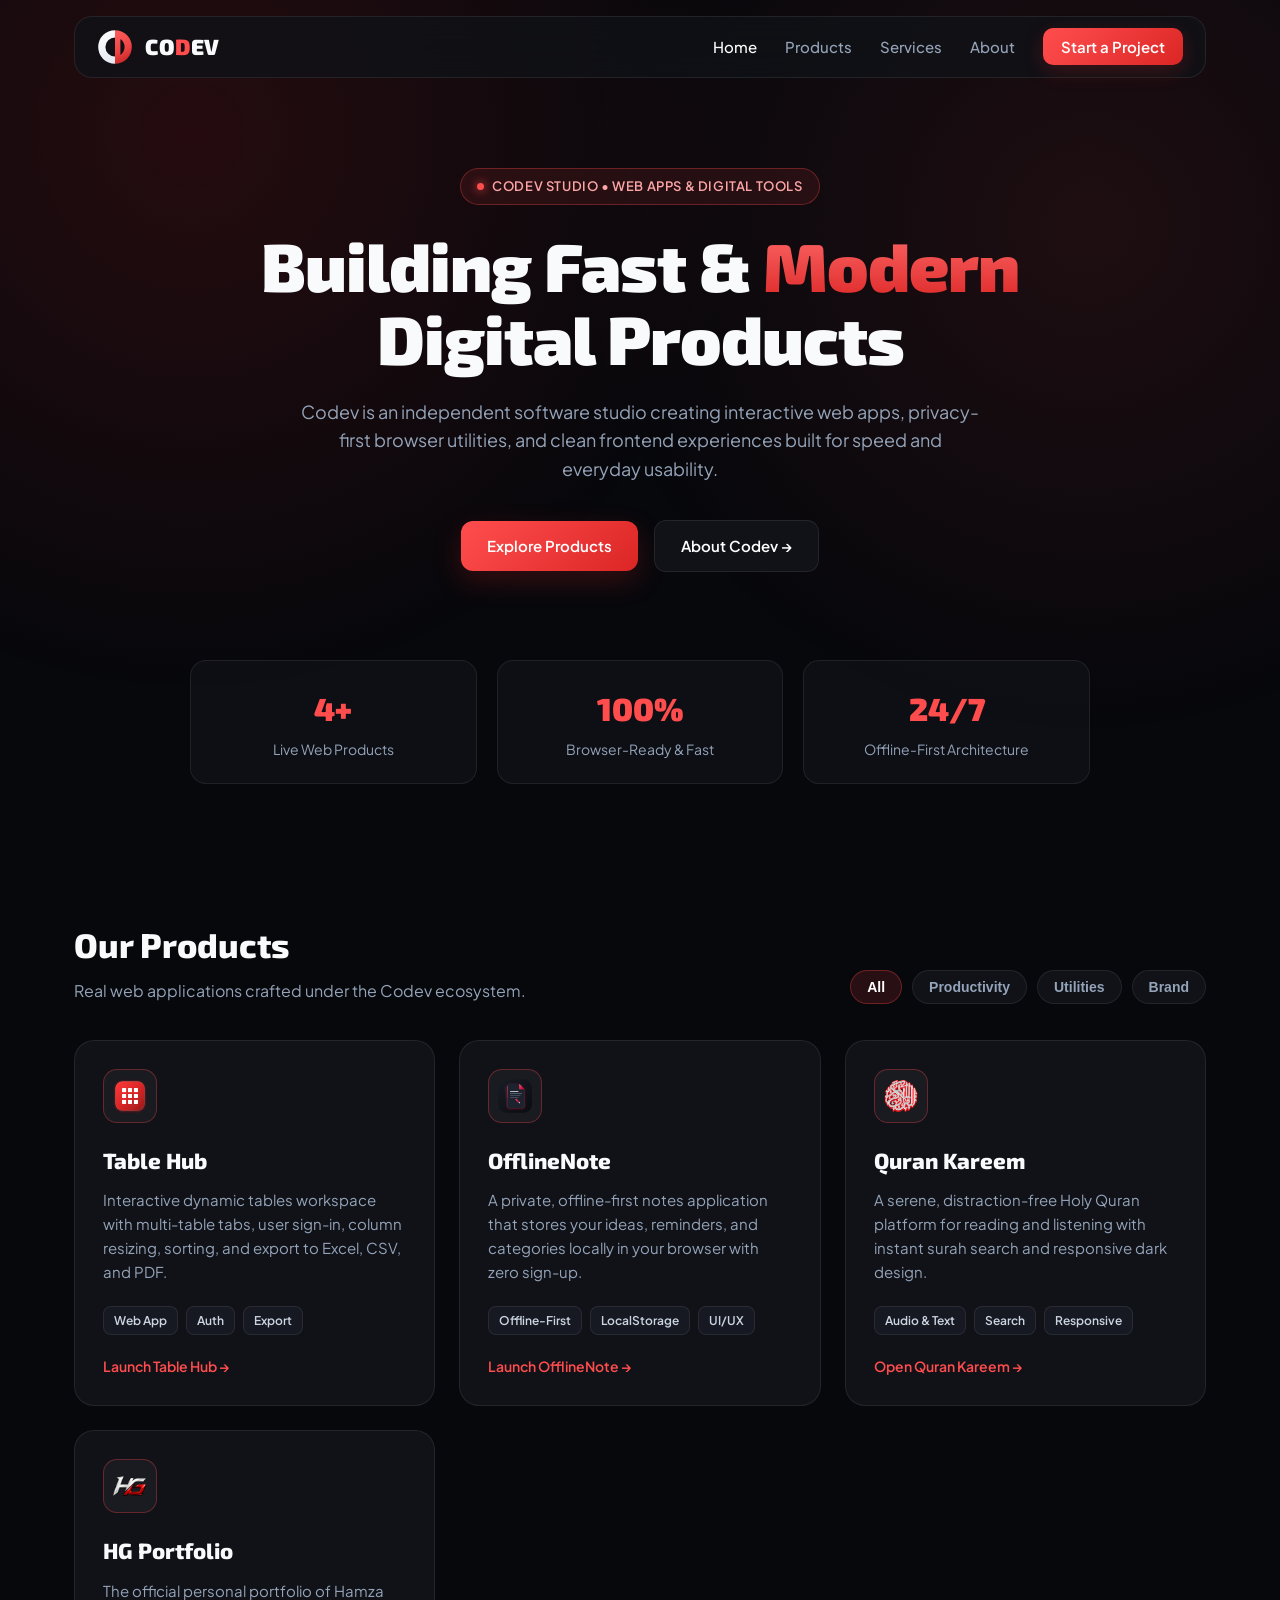
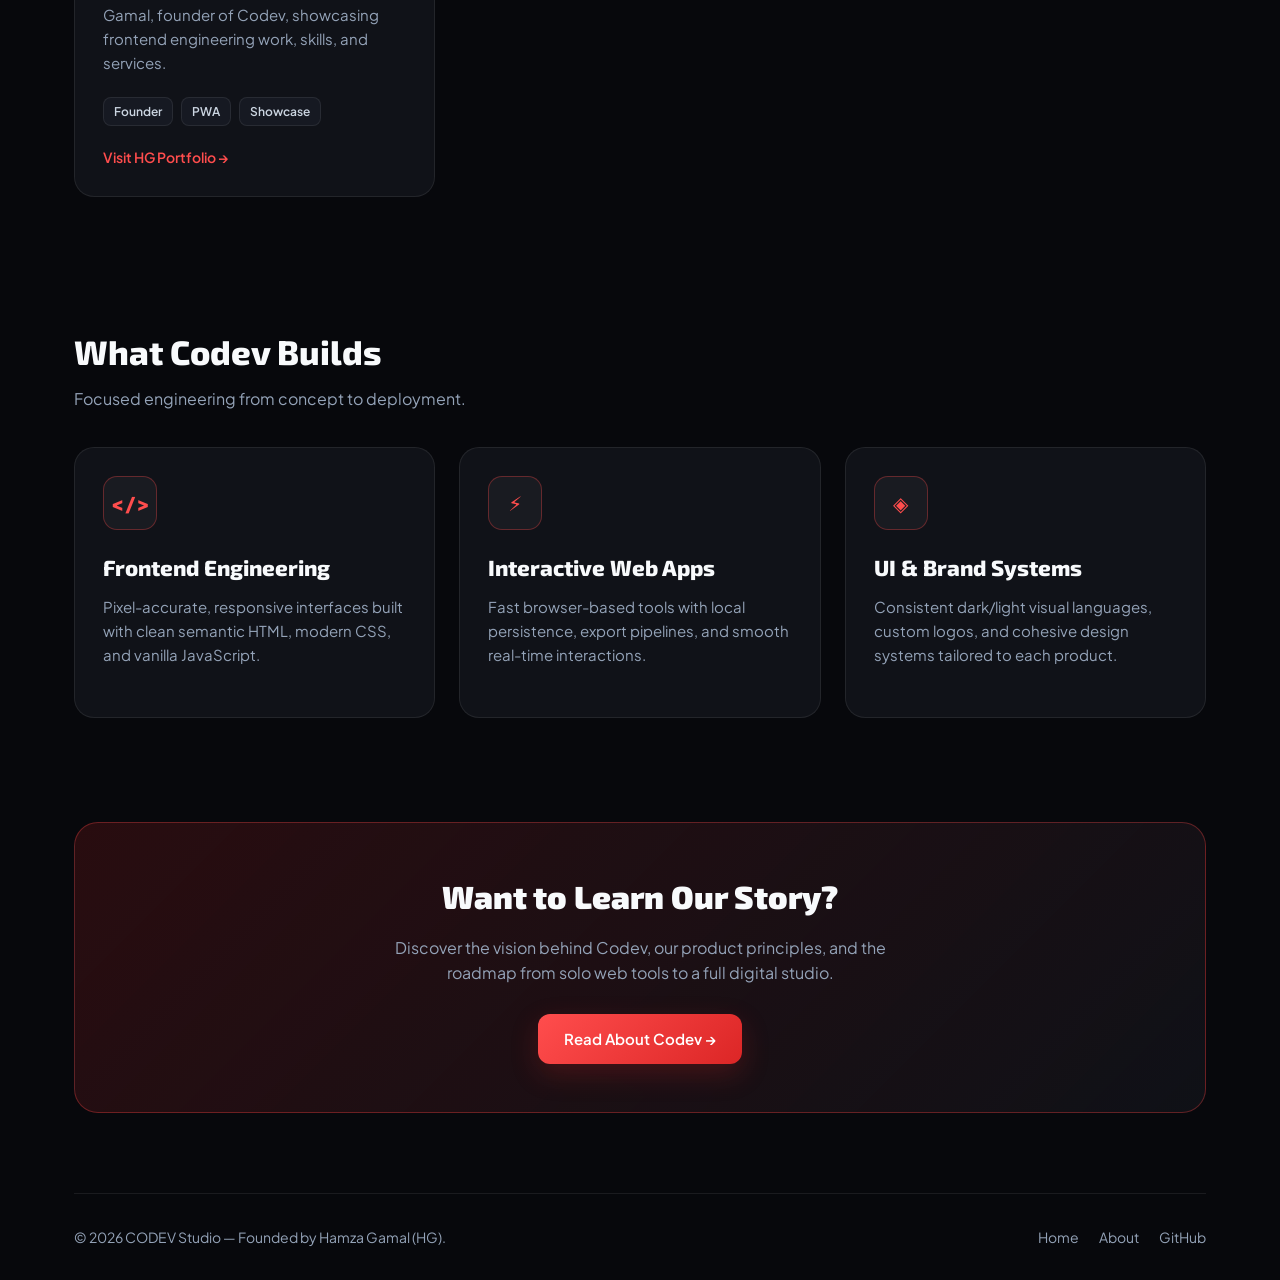
<file: index.html>
<!DOCTYPE html>
<html lang="en">
<head>
  <meta charset="UTF-8" />
  <meta name="viewport" content="width=device-width, initial-scale=1.0" />
  <title>CODEV — Digital Products & Web Studio</title>
  <link rel="icon" type="image/svg+xml" href="./logo.svg" />
  <link rel="stylesheet" href="./style.css" />
</head>
<body>
  <div class="bg-glow"></div>

  <div class="container">
    <nav class="navbar">
      <a href="./" class="brand">
        <img src="./logo.svg" alt="Codev Logo" />
        <span class="brand-name">CO<span>D</span>EV</span>
      </a>

      <button class="menu-toggle" id="menuToggle" aria-label="Toggle Menu">☰</button>

      <ul class="nav-links" id="navLinks">
        <li><a href="./" class="active">Home</a></li>
        <li><a href="#products">Products</a></li>
        <li><a href="#services">Services</a></li>
        <li><a href="./about/">About</a></li>
        <li><a href="#contact" class="nav-cta">Start a Project</a></li>
      </ul>
    </nav>

    <header class="hero">
      <div class="pill-badge">
        <span class="pill-dot"></span>
        CODEV STUDIO • WEB APPS &amp; DIGITAL TOOLS
      </div>
      <h1>
        Building Fast &amp; <span class="highlight">Modern</span><br />
        Digital Products
      </h1>
      <p>
        Codev is an independent software studio creating interactive web apps,
        privacy-first browser utilities, and clean frontend experiences built
        for speed and everyday usability.
      </p>
      <div class="hero-actions">
        <a href="#products" class="btn btn-primary">Explore Products</a>
        <a href="./about/" class="btn btn-secondary">About Codev →</a>
      </div>
    </header>

    <div class="stats-grid">
      <div class="stat-card">
        <div class="stat-num">4+</div>
        <div class="stat-label">Live Web Products</div>
      </div>
      <div class="stat-card">
        <div class="stat-num">100%</div>
        <div class="stat-label">Browser-Ready &amp; Fast</div>
      </div>
      <div class="stat-card">
        <div class="stat-num">24/7</div>
        <div class="stat-label">Offline-First Architecture</div>
      </div>
    </div>

    <section class="section" id="products">
      <div class="section-header">
        <div>
          <h2 class="section-title">Our Products</h2>
          <p class="section-sub">Real web applications crafted under the Codev ecosystem.</p>
        </div>
        <div class="filter-tabs">
          <button class="filter-btn active" data-filter="all">All</button>
          <button class="filter-btn" data-filter="productivity">Productivity</button>
          <button class="filter-btn" data-filter="utility">Utilities</button>
          <button class="filter-btn" data-filter="brand">Brand</button>
        </div>
      </div>

      <div class="cards-grid" id="productsGrid">
        <article class="card" data-category="productivity">
          <div>
            <div class="card-icon"><img src="./logos/table.png" alt="Table Hub Logo" /></div>
            <h3>Table Hub</h3>
            <p>
              Interactive dynamic tables workspace with multi-table tabs, user
              sign-in, column resizing, sorting, and export to Excel, CSV, and PDF.
            </p>
            <div class="card-tags">
              <span class="tag">Web App</span>
              <span class="tag">Auth</span>
              <span class="tag">Export</span>
            </div>
          </div>
          <a class="card-link" href="https://hamza-gamal.github.io/table" target="_blank">Launch Table Hub →</a>
        </article>

        <article class="card" data-category="productivity">
          <div>
            <div class="card-icon"><img src="./logos/note.svg" alt="OfflineNote Logo" /></div>
            <h3>OfflineNote</h3>
            <p>
              A private, offline-first notes application that stores your ideas,
              reminders, and categories locally in your browser with zero sign-up.
            </p>
            <div class="card-tags">
              <span class="tag">Offline-First</span>
              <span class="tag">LocalStorage</span>
              <span class="tag">UI/UX</span>
            </div>
          </div>
          <a class="card-link" href="https://hamza-gamal.github.io/note" target="_blank">Launch OfflineNote →</a>
        </article>

        <article class="card" data-category="utility">
          <div>
            <div class="card-icon"><img src="./logos/quran.png" alt="Quran Kareem Logo" /></div>
            <h3>Quran Kareem</h3>
            <p>
              A serene, distraction-free Holy Quran platform for reading and
              listening with instant surah search and responsive dark design.
            </p>
            <div class="card-tags">
              <span class="tag">Audio &amp; Text</span>
              <span class="tag">Search</span>
              <span class="tag">Responsive</span>
            </div>
          </div>
          <a class="card-link" href="https://hamza-gamal.github.io/quran" target="_blank">Open Quran Kareem →</a>
        </article>

        <article class="card" data-category="brand">
          <div>
            <div class="card-icon"><img src="./logos/hg.png" alt="HG Logo" /></div>
            <h3>HG Portfolio</h3>
            <p>
              The official personal portfolio of Hamza Gamal, founder of Codev,
              showcasing frontend engineering work, skills, and services.
            </p>
            <div class="card-tags">
              <span class="tag">Founder</span>
              <span class="tag">PWA</span>
              <span class="tag">Showcase</span>
            </div>
          </div>
          <a class="card-link" href="https://hamza-gamal.github.io/" target="_blank">Visit HG Portfolio →</a>
        </article>
      </div>
    </section>

    <section class="section" id="services">
      <div class="section-header">
        <div>
          <h2 class="section-title">What Codev Builds</h2>
          <p class="section-sub">Focused engineering from concept to deployment.</p>
        </div>
      </div>

      <div class="cards-grid">
        <div class="card">
          <div>
            <div class="card-icon">&lt;/&gt;</div>
            <h3>Frontend Engineering</h3>
            <p>Pixel-accurate, responsive interfaces built with clean semantic HTML, modern CSS, and vanilla JavaScript.</p>
          </div>
        </div>
        <div class="card">
          <div>
            <div class="card-icon">⚡</div>
            <h3>Interactive Web Apps</h3>
            <p>Fast browser-based tools with local persistence, export pipelines, and smooth real-time interactions.</p>
          </div>
        </div>
        <div class="card">
          <div>
            <div class="card-icon">◈</div>
            <h3>UI &amp; Brand Systems</h3>
            <p>Consistent dark/light visual languages, custom logos, and cohesive design systems tailored to each product.</p>
          </div>
        </div>
      </div>
    </section>

    <section class="cta-banner" id="contact">
      <h2>Want to Learn Our Story?</h2>
      <p>
        Discover the vision behind Codev, our product principles, and the roadmap
        from solo web tools to a full digital studio.
      </p>
      <a href="./about/" class="btn btn-primary">Read About Codev →</a>
    </section>

    <footer>
      <div class="footer-inner">
        <span>© 2026 CODEV Studio — Founded by Hamza Gamal (HG).</span>
        <div class="footer-links">
          <a href="./">Home</a>
          <a href="./about/">About</a>
          <a href="https://github.com/hamza-gamal" target="_blank">GitHub</a>
        </div>
      </div>
    </footer>
  </div>

  <script src="./script.js"></script>
</body>
</html>
</file>
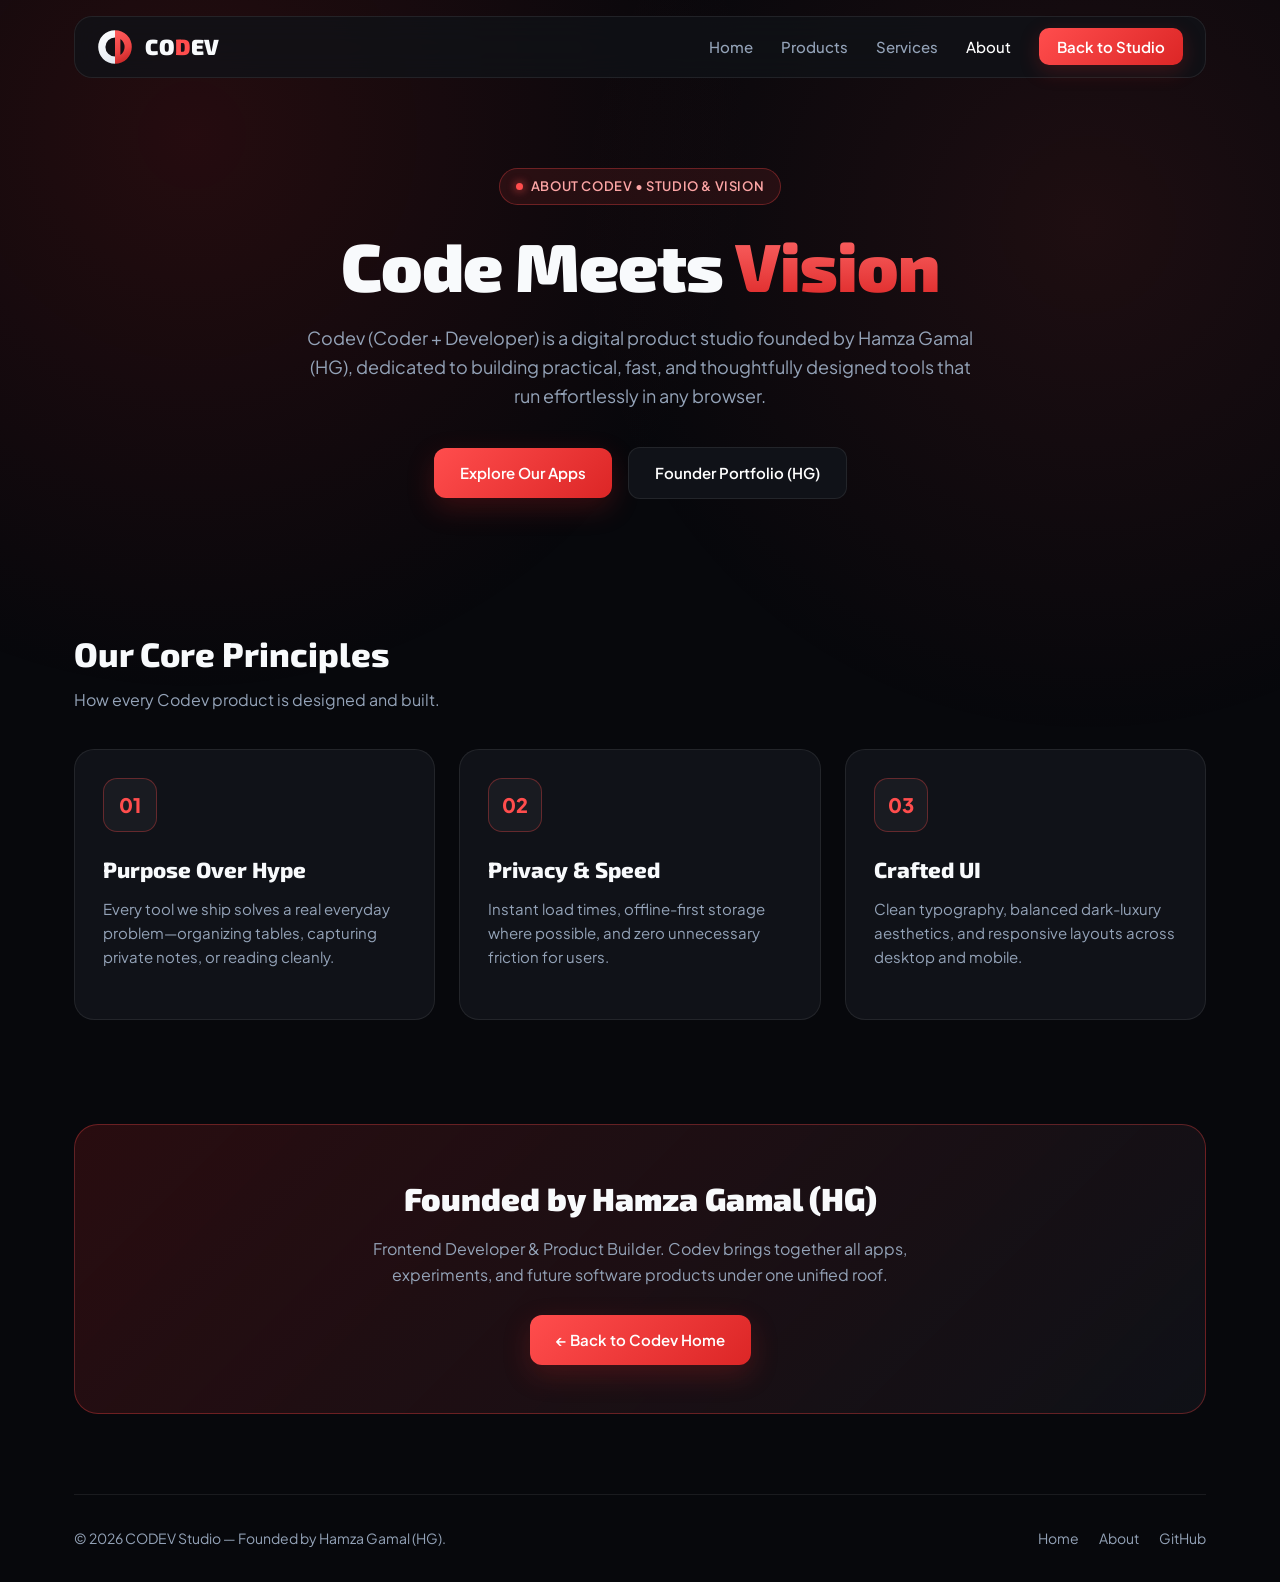
<file: about/index.html>
<!DOCTYPE html>
<html lang="en">
<head>
  <meta charset="UTF-8" />
  <meta name="viewport" content="width=device-width, initial-scale=1.0" />
  <title>About CODEV — Vision, Principles &amp; Founder</title>
  <link rel="icon" type="image/svg+xml" href="../logo.svg" />
  <link rel="stylesheet" href="../style.css" />
</head>
<body>
  <div class="bg-glow"></div>

  <div class="container">
    <nav class="navbar">
      <a href="../" class="brand">
        <img src="../logo.svg" alt="Codev Logo" />
        <span class="brand-name">CO<span>D</span>EV</span>
      </a>

      <button class="menu-toggle" id="menuToggle" aria-label="Toggle Menu">☰</button>

      <ul class="nav-links" id="navLinks">
        <li><a href="../">Home</a></li>
        <li><a href="../#products">Products</a></li>
        <li><a href="../#services">Services</a></li>
        <li><a href="./" class="active">About</a></li>
        <li><a href="../#contact" class="nav-cta">Back to Studio</a></li>
      </ul>
    </nav>

    <header class="hero">
      <div class="pill-badge">
        <span class="pill-dot"></span>
        ABOUT CODEV • STUDIO &amp; VISION
      </div>
      <h1>
        Code Meets <span class="highlight">Vision</span>
      </h1>
      <p>
        Codev (Coder + Developer) is a digital product studio founded by Hamza Gamal (HG),
        dedicated to building practical, fast, and thoughtfully designed tools that run
        effortlessly in any browser.
      </p>
      <div class="hero-actions">
        <a href="../#products" class="btn btn-primary">Explore Our Apps</a>
        <a href="https://hamza-gamal.github.io/" target="_blank" class="btn btn-secondary">Founder Portfolio (HG)</a>
      </div>
    </header>

    <section class="section">
      <div class="section-header">
        <div>
          <h2 class="section-title">Our Core Principles</h2>
          <p class="section-sub">How every Codev product is designed and built.</p>
        </div>
      </div>

      <div class="cards-grid">
        <div class="card">
          <div>
            <div class="card-icon">01</div>
            <h3>Purpose Over Hype</h3>
            <p>Every tool we ship solves a real everyday problem—organizing tables, capturing private notes, or reading cleanly.</p>
          </div>
        </div>
        <div class="card">
          <div>
            <div class="card-icon">02</div>
            <h3>Privacy &amp; Speed</h3>
            <p>Instant load times, offline-first storage where possible, and zero unnecessary friction for users.</p>
          </div>
        </div>
        <div class="card">
          <div>
            <div class="card-icon">03</div>
            <h3>Crafted UI</h3>
            <p>Clean typography, balanced dark-luxury aesthetics, and responsive layouts across desktop and mobile.</p>
          </div>
        </div>
      </div>
    </section>

    <section class="cta-banner">
      <h2>Founded by Hamza Gamal (HG)</h2>
      <p>
        Frontend Developer &amp; Product Builder. Codev brings together all apps,
        experiments, and future software products under one unified roof.
      </p>
      <a href="../" class="btn btn-primary">← Back to Codev Home</a>
    </section>

    <footer>
      <div class="footer-inner">
        <span>© 2026 CODEV Studio — Founded by Hamza Gamal (HG).</span>
        <div class="footer-links">
          <a href="../">Home</a>
          <a href="./">About</a>
          <a href="https://github.com/hamza-gamal" target="_blank">GitHub</a>
        </div>
      </div>
    </footer>
  </div>

  <script src="../script.js"></script>
</body>
</html>
</file>
<file: style.css>
@import url('https://fonts.googleapis.com/css2?family=Exo+2:wght@600;700;800;900&family=Plus+Jakarta+Sans:wght@400;500;600;700&display=swap');

:root {
  --bg: #07080c;
  --surface: #101218;
  --surface-2: #161922;
  --border: rgba(255, 255, 255, 0.08);
  --border-accent: rgba(239, 68, 68, 0.35);
  --text: #f8fafc;
  --muted: #94a3b8;
  --accent: #ef4444;
  --accent-light: #ff4d4d;
  --accent-dark: #dc2626;
  --glow: rgba(220, 38, 38, 0.22);
}

* {
  box-sizing: border-box;
  margin: 0;
  padding: 0;
}

html {
  scroll-behavior: smooth;
}

body {
  font-family: 'Plus Jakarta Sans', system-ui, -apple-system, sans-serif;
  background: var(--bg);
  color: var(--text);
  line-height: 1.6;
  overflow-x: hidden;
  min-height: 100vh;
}

.bg-glow {
  position: fixed;
  inset: 0;
  pointer-events: none;
  z-index: 0;
  background:
    radial-gradient(circle at 15% 15%, rgba(220, 38, 38, 0.14) 0%, transparent 42%),
    radial-gradient(circle at 85% 25%, rgba(239, 68, 68, 0.1) 0%, transparent 40%);
}

.container {
  max-width: 1180px;
  margin: 0 auto;
  padding: 0 24px;
  position: relative;
  z-index: 1;
}

/* Navbar */
.navbar {
  position: sticky;
  top: 16px;
  z-index: 50;
  margin: 16px auto 0;
  max-width: 1132px;
  padding: 12px 22px;
  background: rgba(16, 18, 24, 0.78);
  backdrop-filter: blur(16px);
  border: 1px solid var(--border);
  border-radius: 18px;
  display: flex;
  align-items: center;
  justify-content: space-between;
}

.brand {
  display: flex;
  align-items: center;
  gap: 12px;
  text-decoration: none;
  color: var(--text);
}

.brand img {
  width: 36px;
  height: 36px;
}

.brand-name {
  font-family: 'Exo 2', sans-serif;
  font-weight: 900;
  font-size: 22px;
  letter-spacing: 0.5px;
}

.brand-name span {
  color: var(--accent-light);
}

.nav-links {
  display: flex;
  align-items: center;
  gap: 28px;
  list-style: none;
}

.nav-links a {
  text-decoration: none;
  color: var(--muted);
  font-weight: 500;
  font-size: 15px;
  transition: color 0.2s;
}

.nav-links a:hover,
.nav-links a.active {
  color: #fff;
}

.nav-cta {
  padding: 9px 18px;
  border-radius: 10px;
  background: linear-gradient(135deg, var(--accent-light), var(--accent-dark));
  color: #fff !important;
  font-weight: 600 !important;
  box-shadow: 0 6px 20px var(--glow);
  transition: transform 0.2s, box-shadow 0.2s !important;
}

.nav-cta:hover {
  transform: translateY(-1px);
  box-shadow: 0 10px 24px rgba(220, 38, 38, 0.35);
}

.menu-toggle {
  display: none;
  background: none;
  border: 1px solid var(--border);
  color: #fff;
  padding: 8px 12px;
  border-radius: 10px;
  cursor: pointer;
  font-size: 18px;
}

/* Hero */
.hero {
  padding: 90px 0 64px;
  text-align: center;
}

.pill-badge {
  display: inline-flex;
  align-items: center;
  gap: 8px;
  padding: 7px 16px;
  border-radius: 999px;
  background: rgba(239, 68, 68, 0.1);
  border: 1px solid var(--border-accent);
  color: #fca5a5;
  font-size: 13px;
  font-weight: 600;
  letter-spacing: 0.6px;
  margin-bottom: 24px;
}

.pill-dot {
  width: 7px;
  height: 7px;
  border-radius: 50%;
  background: var(--accent-light);
  box-shadow: 0 0 10px var(--accent-light);
}

.hero h1 {
  font-family: 'Exo 2', sans-serif;
  font-size: clamp(38px, 6vw, 68px);
  font-weight: 900;
  line-height: 1.08;
  letter-spacing: -1px;
  margin-bottom: 22px;
}

.hero h1 .highlight {
  background: linear-gradient(180deg, #ff6b6b 0%, #dc2626 100%);
  -webkit-background-clip: text;
  -webkit-text-fill-color: transparent;
}

.hero p {
  max-width: 680px;
  margin: 0 auto 36px;
  color: var(--muted);
  font-size: 18px;
}

.hero-actions {
  display: flex;
  align-items: center;
  justify-content: center;
  gap: 16px;
  flex-wrap: wrap;
}

.btn {
  display: inline-flex;
  align-items: center;
  gap: 8px;
  padding: 13px 26px;
  border-radius: 12px;
  font-weight: 600;
  font-size: 15px;
  text-decoration: none;
  transition: transform 0.2s, border-color 0.2s, box-shadow 0.2s;
  cursor: pointer;
}

.btn-primary {
  background: linear-gradient(135deg, var(--accent-light), var(--accent-dark));
  color: #fff;
  box-shadow: 0 10px 28px var(--glow);
}

.btn-primary:hover {
  transform: translateY(-2px);
  box-shadow: 0 14px 34px rgba(220, 38, 38, 0.4);
}

.btn-secondary {
  background: var(--surface);
  color: #fff;
  border: 1px solid var(--border);
}

.btn-secondary:hover {
  border-color: var(--border-accent);
  transform: translateY(-2px);
}

/* Stats Strip */
.stats-grid {
  display: grid;
  grid-template-columns: repeat(3, 1fr);
  gap: 20px;
  margin: 24px auto 70px;
  max-width: 900px;
}

.stat-card {
  background: rgba(16, 18, 24, 0.75);
  border: 1px solid var(--border);
  border-radius: 16px;
  padding: 22px;
  text-align: center;
}

.stat-num {
  font-family: 'Exo 2', sans-serif;
  font-size: 32px;
  font-weight: 900;
  color: var(--accent-light);
}

.stat-label {
  color: var(--muted);
  font-size: 14px;
  margin-top: 4px;
}

/* Section Headers */
.section {
  padding: 64px 0;
}

.section-header {
  display: flex;
  align-items: flex-end;
  justify-content: space-between;
  gap: 20px;
  margin-bottom: 36px;
  flex-wrap: wrap;
}

.section-title {
  font-family: 'Exo 2', sans-serif;
  font-size: 34px;
  font-weight: 800;
}

.section-sub {
  color: var(--muted);
  font-size: 16px;
  margin-top: 6px;
}

/* Filter Tabs */
.filter-tabs {
  display: flex;
  gap: 10px;
  flex-wrap: wrap;
}

.filter-btn {
  padding: 8px 16px;
  border-radius: 999px;
  background: var(--surface);
  border: 1px solid var(--border);
  color: var(--muted);
  font-size: 14px;
  font-weight: 600;
  cursor: pointer;
  transition: all 0.2s;
}

.filter-btn.active,
.filter-btn:hover {
  background: rgba(239, 68, 68, 0.14);
  border-color: var(--border-accent);
  color: #fff;
}

/* Cards Grid */
.cards-grid {
  display: grid;
  grid-template-columns: repeat(auto-fit, minmax(270px, 1fr));
  gap: 24px;
}

.card {
  background: var(--surface);
  border: 1px solid var(--border);
  border-radius: 20px;
  padding: 28px;
  transition: transform 0.25s, border-color 0.25s, box-shadow 0.25s;
  display: flex;
  flex-direction: column;
  justify-content: space-between;
}

.card:hover {
  transform: translateY(-4px);
  border-color: var(--border-accent);
  box-shadow: 0 18px 40px rgba(0, 0, 0, 0.45), 0 0 28px rgba(220, 38, 38, 0.12);
}

.card-icon {
  width: 54px;
  height: 54px;
  border-radius: 14px;
  background: rgba(255, 255, 255, 0.04);
  border: 1px solid var(--border-accent);
  display: flex;
  align-items: center;
  justify-content: center;
  color: var(--accent-light);
  font-size: 20px;
  font-weight: 800;
  margin-bottom: 20px;
  padding: 9px;
}

.card-icon img {
  width: 100%;
  height: 100%;
  object-fit: contain;
  display: block;
}

.card h3 {
  font-family: 'Exo 2', sans-serif;
  font-size: 22px;
  font-weight: 800;
  margin-bottom: 10px;
}

.card p {
  color: var(--muted);
  font-size: 15px;
  margin-bottom: 22px;
}

.card-tags {
  display: flex;
  gap: 8px;
  flex-wrap: wrap;
  margin-bottom: 20px;
}

.tag {
  font-size: 12px;
  font-weight: 600;
  padding: 4px 10px;
  border-radius: 8px;
  background: var(--surface-2);
  color: #cbd5e1;
  border: 1px solid var(--border);
}

.card-link {
  color: var(--accent-light);
  text-decoration: none;
  font-weight: 600;
  font-size: 14px;
  display: inline-flex;
  align-items: center;
  gap: 6px;
}

.card-link:hover {
  text-decoration: underline;
}

/* Banner */
.cta-banner {
  background: linear-gradient(135deg, rgba(220, 38, 38, 0.16), rgba(16, 18, 24, 0.95));
  border: 1px solid var(--border-accent);
  border-radius: 24px;
  padding: 48px 36px;
  text-align: center;
  margin: 40px 0 80px;
}

.cta-banner h2 {
  font-family: 'Exo 2', sans-serif;
  font-size: 32px;
  font-weight: 900;
  margin-bottom: 12px;
}

.cta-banner p {
  color: var(--muted);
  max-width: 560px;
  margin: 0 auto 28px;
}

/* Footer */
footer {
  border-top: 1px solid var(--border);
  padding: 32px 0;
  color: var(--muted);
  font-size: 14px;
}

.footer-inner {
  display: flex;
  align-items: center;
  justify-content: space-between;
  flex-wrap: wrap;
  gap: 16px;
}

.footer-links {
  display: flex;
  gap: 20px;
}

.footer-links a {
  color: var(--muted);
  text-decoration: none;
}

.footer-links a:hover {
  color: #fff;
}

@media (max-width: 768px) {
  .menu-toggle {
    display: block;
  }
  .nav-links {
    display: none;
    position: absolute;
    top: 72px;
    left: 0;
    right: 0;
    background: var(--surface);
    border: 1px solid var(--border);
    border-radius: 16px;
    padding: 20px;
    flex-direction: column;
    gap: 16px;
  }
  .nav-links.open {
    display: flex;
  }
  .stats-grid {
    grid-template-columns: 1fr;
  }
}
</file>
